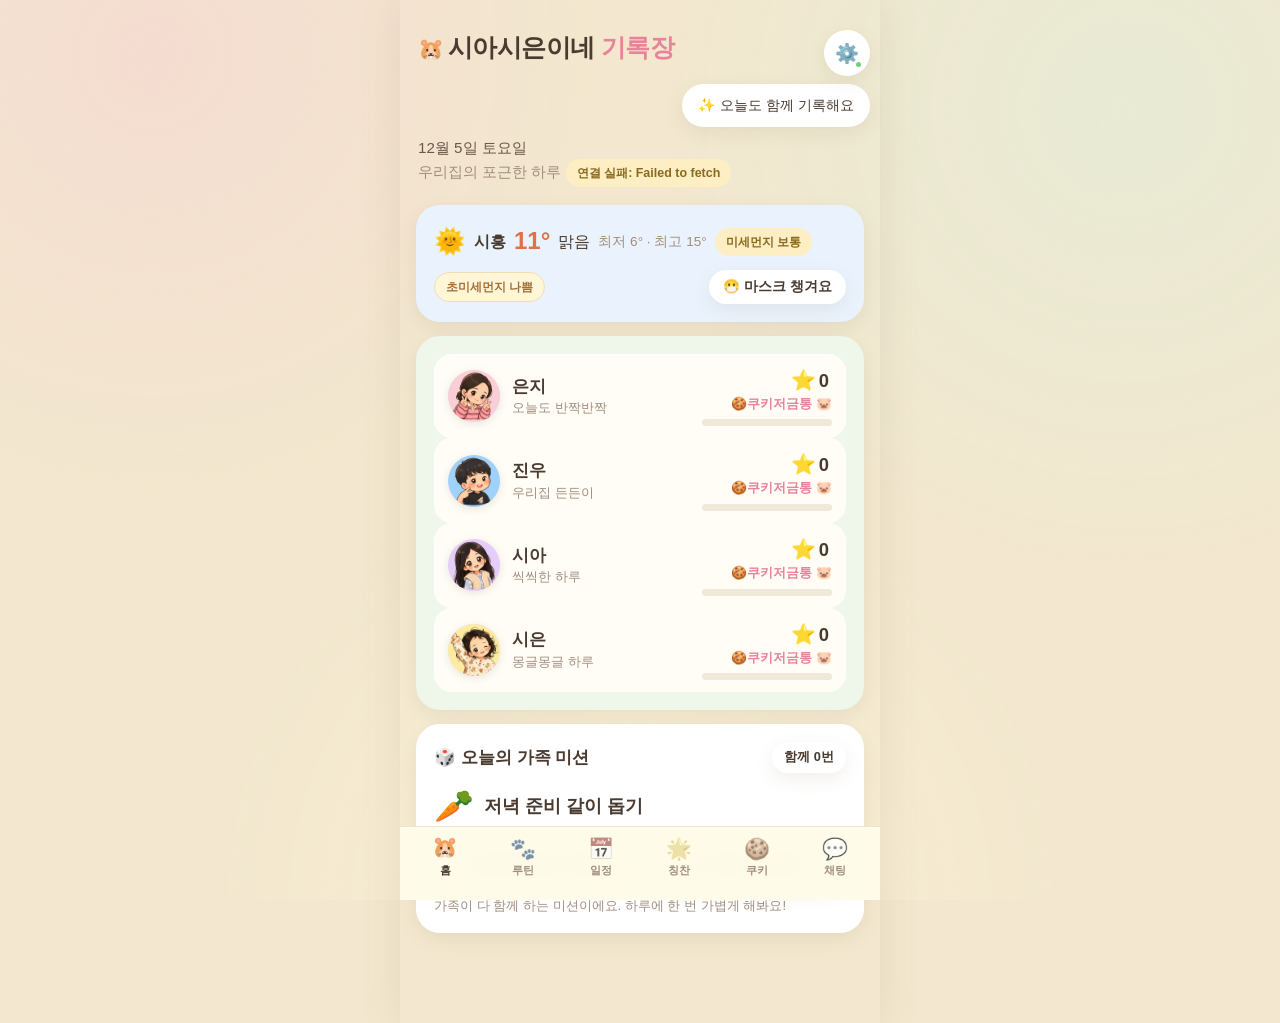
<file: index.html>
<!DOCTYPE html>
<html lang="ko">
<head>
<meta charset="UTF-8">
<meta name="viewport" content="width=device-width, initial-scale=1.0, viewport-fit=cover">
<meta name="apple-mobile-web-app-capable" content="yes">
<meta name="apple-mobile-web-app-status-bar-style" content="default">
<meta name="theme-color" content="#fdf6e3">
<meta name="robots" content="noindex, nofollow">
<title>시아시은이네 기록장</title>
<link rel="stylesheet" href="styles.css">
<link rel="icon" href="assets/avatar-eunji.png">
</head>
<body>
<div id="app">

  <!-- ==================== 홈 ==================== -->
  <section class="view active" id="view-home">
    <header class="home-header">
      <div class="home-header-top">
        <h1 class="app-title"><span class="title-icon">🐹</span>시아시은이네 <em>기록장</em></h1>
        <div class="header-actions">
          <button class="round-btn" id="btn-settings" aria-label="설정">⚙️<span class="dot"></span></button>
          <button class="pill-btn" id="btn-encourage">✨ 오늘도 함께 기록해요</button>
        </div>
      </div>
      <p class="today-line" id="today-line">11월 16일 월요일</p>
      <p class="subtitle">우리집의 포근한 하루 <span class="chip chip-yellow" id="sync-badge">☁️ 연결 확인 중</span></p>
    </header>

    <!-- 날씨 카드 -->
    <div class="card weather-card" id="weather-card">
      <div class="weather-main">
        <span class="weather-icon" id="weather-icon">🌞</span>
        <span class="weather-loc" id="weather-loc">시흥</span>
        <strong class="weather-temp" id="weather-temp">--°</strong>
        <span class="weather-sky" id="weather-sky">맑음</span>
        <span class="weather-minmax" id="weather-minmax">최저 --° · 최고 --°</span>
        <span class="chip chip-yellow" id="weather-dust">미세먼지 보통</span>
      </div>
      <div class="weather-sub">
        <span class="chip chip-orange" id="weather-tip1">초미세먼지 나쁨</span>
        <span class="mask-tip" id="weather-tip2">😷 마스크 챙겨요</span>
      </div>
    </div>

    <!-- 가족 카드 -->
    <div class="card family-card">
      <div id="home-members"></div>
    </div>

    <!-- 오늘의 가족 미션 -->
    <div class="card mission-card">
      <div class="card-head">
        <h2>🎲 오늘의 가족 미션</h2>
        <span class="badge" id="mission-together">함께 0번</span>
      </div>
      <div class="mission-body">
        <span class="mission-emoji" id="mission-emoji">🥕</span>
        <strong class="mission-text" id="mission-text">저녁 준비 같이 돕기</strong>
      </div>
      <div class="btn-row">
        <button class="btn btn-green" id="btn-mission-done">✅ 다 같이 했어요</button>
        <button class="btn btn-white" id="btn-mission-reroll">🔄 다른 미션 뽑기</button>
      </div>
      <p class="hint">가족이 다 함께 하는 미션이에요. 하루에 한 번 가볍게 해봐요!</p>
    </div>
  </section>

  <!-- ==================== 루틴 ==================== -->
  <section class="view" id="view-routine">
    <header class="view-header">
      <h1>📋 루틴 · 도장판</h1>
      <p class="view-sub">매일 매일 씩씩하게!</p>
    </header>
    <div class="chip-row" id="routine-member-chips"></div>
    <div class="card stamp-card">
      <div class="card-head">
        <h2 id="stamp-title">🐰 시아 도장판</h2>
        <span class="badge badge-fire" id="stamp-streak">🔥 0일 연속</span>
      </div>
      <p class="hint" id="stamp-desc"></p>
      <div class="week-row" id="stamp-week"></div>
      <div class="btn-row">
        <span class="chip chip-white" id="stamp-month">이번 달 도장 0개 · 오늘 콕콕</span>
        <button class="btn btn-white" id="btn-stamp-calendar">🗓️ 도장판 달력 보기</button>
      </div>
    </div>
    <div class="card">
      <div class="card-head">
        <h2 id="routine-list-title">🐰 시아의 하루 루틴</h2>
      </div>
      <div id="routine-list"></div>
      <div class="add-row">
        <input type="text" id="routine-input" placeholder="새 루틴을 적어보세요">
        <button class="btn btn-green" id="btn-routine-add">추가</button>
      </div>
    </div>
  </section>

  <!-- ==================== 일정 ==================== -->
  <section class="view" id="view-schedule">
    <header class="view-header">
      <h1>📅 가족 일정</h1>
      <p class="view-sub">우리집 이야기 · 다른 기기에 바로 나타나요</p>
    </header>
    <div class="card">
      <div class="card-head"><h2>➕ 일정 추가</h2></div>
      <div class="add-row">
        <input type="date" id="event-date">
        <input type="text" id="event-title" placeholder="일정 내용">
        <button class="btn btn-green" id="btn-event-add">추가</button>
      </div>
    </div>
    <div class="card">
      <div class="card-head"><h2>🎈 다가오는 일정</h2></div>
      <div id="event-list"></div>
    </div>
  </section>

  <!-- ==================== 칭찬 ==================== -->
  <section class="view" id="view-praise">
    <header class="view-header">
      <h1>🌟 칭찬 · 할 일 · 공부</h1>
      <p class="view-sub">은지·진우·시아·시은이 각자 할 일을 체크해요</p>
    </header>
    <div class="card today-todos">
      <div class="card-head">
        <h2>☑️ 오늘 할 일</h2>
        <span class="chip chip-white">체크하면 쿠키 +<span id="todo-cookie-val">1</span></span>
      </div>
      <div class="chip-row" id="todo-member-chips"></div>
      <div id="todo-list"></div>
      <div class="add-row">
        <input type="text" id="todo-input" placeholder="새 할 일을 적어보세요">
        <button class="btn btn-green" id="btn-todo-add">추가</button>
      </div>
    </div>

    <div class="card study-card">
      <div class="card-head">
        <h2>📚 오늘의 공부 플랜</h2>
        <span class="chip chip-white" id="study-member-chip">시아</span>
      </div>
      <p class="hint">체크 항목마다 정한 쿠키 씩 쏠쏠해요 · 고정 항목은 매일 아침 자동으로 올라와요</p>
      <div class="btn-row">
        <button class="btn btn-white" id="btn-study-settings">⚙️ 고정 항목</button>
        <button class="btn btn-white" id="btn-study-add">＋ 공부 추가</button>
      </div>
      <div class="progress-row">
        <div class="progress"><div class="progress-bar" id="study-progress-bar"></div></div>
        <span class="progress-label" id="study-progress-label">0 / 0 완료</span>
      </div>
      <div id="study-list"></div>
      <div id="study-custom-list"></div>
    </div>

    <div class="card timer-card">
      <div class="card-head"><h2>⏱️ 공부 타이머</h2></div>
      <div class="seg-row">
        <button class="seg active" id="seg-countdown">⏳ 남은 시간</button>
        <button class="seg" id="seg-stopwatch">⏱️ 재는 시간</button>
      </div>
      <p class="hint" id="timer-hint">10분 · 시작을 놀러요</p>
      <div class="timer-display" id="timer-display">10:00</div>
      <div class="btn-row">
        <button class="btn btn-green" id="btn-timer-start">▶ 시작</button>
        <button class="btn btn-white" id="btn-timer-reset">↺ 초기화</button>
      </div>
      <div class="preset-row">
        <button class="chip chip-select preset active" data-min="10">10분</button>
        <button class="chip chip-select preset" data-min="20">20분</button>
        <button class="chip chip-select preset" data-min="30">30분</button>
        <button class="chip chip-select" id="btn-timer-custom">직접</button>
      </div>
    </div>
  </section>

  <!-- ==================== 쿠키 ==================== -->
  <section class="view" id="view-cookie">
    <header class="view-header">
      <h1>🍪 쿠키 뱅크</h1>
      <p class="view-sub">쿠키를 모으면 돈으로 교환해요!</p>
    </header>
    <div class="chip-row" id="cookie-member-chips"></div>
    <div class="card cookie-bank-card">
      <div class="member-head">
        <span class="avatar big" id="cookie-avatar">🐰</span>
        <div>
          <h2 id="cookie-member-name">시아</h2>
          <p class="hint" id="cookie-member-sub"></p>
        </div>
        <span class="money-badge" id="cookie-money">🌙 0원</span>
      </div>
      <div class="cookie-balance-row">
        <span class="cookie-big">🍪</span>
        <div>
          <strong class="cookie-count" id="cookie-count">0</strong>
          <span class="cookie-unit">개</span>
          <p class="hint" id="cookie-progress-hint">50개 모으면 5,000원!</p>
        </div>
      </div>
      <div class="progress"><div class="progress-bar" id="cookie-progress-bar"></div></div>
      <button class="btn btn-exchange" id="btn-exchange">🎁 50쿠키 → 5,000원 교환하기</button>
      <p class="hint" id="exchange-hint"></p>
    </div>
    <div class="card">
      <div class="card-head"><h2>📃 쿠키 모은 기록</h2><span class="badge" id="cookie-today-badge">오늘 +0</span></div>
      <div id="cookie-log"></div>
    </div>
    <div class="card">
      <div class="card-head"><h2>💰 교환 기록</h2></div>
      <div id="exchange-history"></div>
      <p class="hint">교환한 쿠키는 사라지고, 돈이 저금통에 쏙!</p>
    </div>
  </section>

  <!-- ==================== 채팅 ==================== -->
  <section class="view" id="view-chat">
    <header class="view-header">
      <h1>💬 우리 가족 채팅</h1>
      <p class="view-sub">은지·진우·시아·시은이 여기서 이야기해요</p>
    </header>
    <div class="card chat-top-card">
      <div class="chip-row" id="chat-member-chips"></div>
      <button class="btn btn-white lock-btn" id="btn-chat-lock">🔒 이 기기 잠금</button>
      <p class="hint" id="chat-lock-hint">한 번 고르면 이 기기에 기억돼요 · 다음에 또 바꿀 필요 없어요</p>
    </div>
    <div class="chat-scroll" id="chat-messages"></div>
    <div class="chat-input-bar">
      <button class="round-btn" id="btn-sticker-picker">😀</button>
      <input type="text" id="chat-input" placeholder="메시지를 입력하세요">
      <button class="btn btn-green" id="btn-chat-send">보내기</button>
    </div>
    <div class="sticker-sheet hidden" id="sticker-sheet">
      <div class="sticker-grid" id="sticker-grid"></div>
    </div>
  </section>

  <!-- ==================== 하단 탭 ==================== -->
  <nav class="bottom-nav" id="bottom-nav">
    <button class="nav-btn active" data-view="home"><span>🐹</span>홈</button>
    <button class="nav-btn" data-view="routine"><span>🐾</span>루틴</button>
    <button class="nav-btn" data-view="schedule"><span>📅</span>일정</button>
    <button class="nav-btn" data-view="praise"><span>🌟</span>칭찬</button>
    <button class="nav-btn" data-view="cookie"><span>🍪</span>쿠키</button>
    <button class="nav-btn" data-view="chat"><span>💬</span>채팅</button>
  </nav>
</div>

<!-- ==================== 모달: 도장판 달력 ==================== -->
<div class="modal hidden" id="modal-stamp-calendar">
  <div class="modal-card">
    <div class="modal-head">
      <h2 id="stamp-cal-title">🐰 시아의 도장판</h2>
      <button class="round-btn modal-close" data-close="modal-stamp-calendar">✕</button>
    </div>
    <div class="cal-nav">
      <button class="btn btn-white" id="cal-prev">◀</button>
      <strong id="cal-month-label"></strong>
      <button class="btn btn-white" id="cal-next">▶</button>
    </div>
    <div class="cal-grid" id="stamp-cal-grid"></div>
    <p class="hint">쿠키 도장이 찍힌 날은 루틴을 다 끝낸 날이에요.</p>
  </div>
</div>

<!-- ==================== 모달: 공부 고정 항목 ==================== -->
<div class="modal hidden" id="modal-study-settings">
  <div class="modal-card">
    <div class="modal-head">
      <h2>⚙️ 고정 공부 항목</h2>
      <button class="round-btn modal-close" data-close="modal-study-settings">✕</button>
    </div>
    <p class="hint">매일 아침 자동으로 체크판에 올라와요. 쿠키 개수도 정해요.</p>
    <div id="fixed-study-list"></div>
    <div class="add-row">
      <input type="text" id="fixed-study-input" placeholder="예: 독서 20분">
      <input type="number" id="fixed-study-cookies" value="1" min="1" class="num-input">
      <button class="btn btn-green" id="btn-fixed-study-add">추가</button>
    </div>
  </div>
</div>

<!-- ==================== 모달: 설정 ==================== -->
<div class="modal hidden" id="modal-settings">
  <div class="modal-card">
    <div class="modal-head">
      <h2>⚙️ 설정</h2>
      <button class="round-btn modal-close" data-close="modal-settings">✕</button>
    </div>
    <div class="setting-item">
      <label>쿠키 교환 기준 (개)</label>
      <input type="number" id="set-cookie-goal" min="1">
    </div>
    <div class="setting-item">
      <label>교환 금액 (원)</label>
      <input type="number" id="set-exchange-won" min="100" step="100">
    </div>
    <div class="setting-item">
      <label>할 일 1개당 쿠키</label>
      <input type="number" id="set-todo-cookie" min="1">
    </div>
    <div class="setting-item">
      <label>공부 항목 기본 쿠키</label>
      <input type="number" id="set-study-cookie" min="1">
    </div>
    <div class="setting-item firebase-box">
      <label>🔥 Firebase 실시간 동기화</label>
      <p class="hint">여러 폰에서 같은 기록장을 쓰려면 Firebase Realtime Database를 연결해요. 아래에 설정을 붙여넣고 사용 체크를 하면 돼요.</p>
      <textarea id="set-firebase-config" rows="5" placeholder='{
  "databaseURL": "https://내프로젝트.firebaseio.com",
  "apiKey": "..." }'></textarea>
      <label class="check-label"><input type="checkbox" id="set-firebase-enabled"> 사용하기</label>
      <p class="hint" id="sync-status"></p>
    </div>
    <div class="btn-row">
      <button class="btn btn-green" id="btn-save-settings">저장</button>
      <button class="btn btn-white" id="btn-reset-data">🔄 처음부터</button>
    </div>
  </div>
</div>

<div class="toast hidden" id="toast"></div>

<script src="app.js"></script>
</body>
</html>
</file>
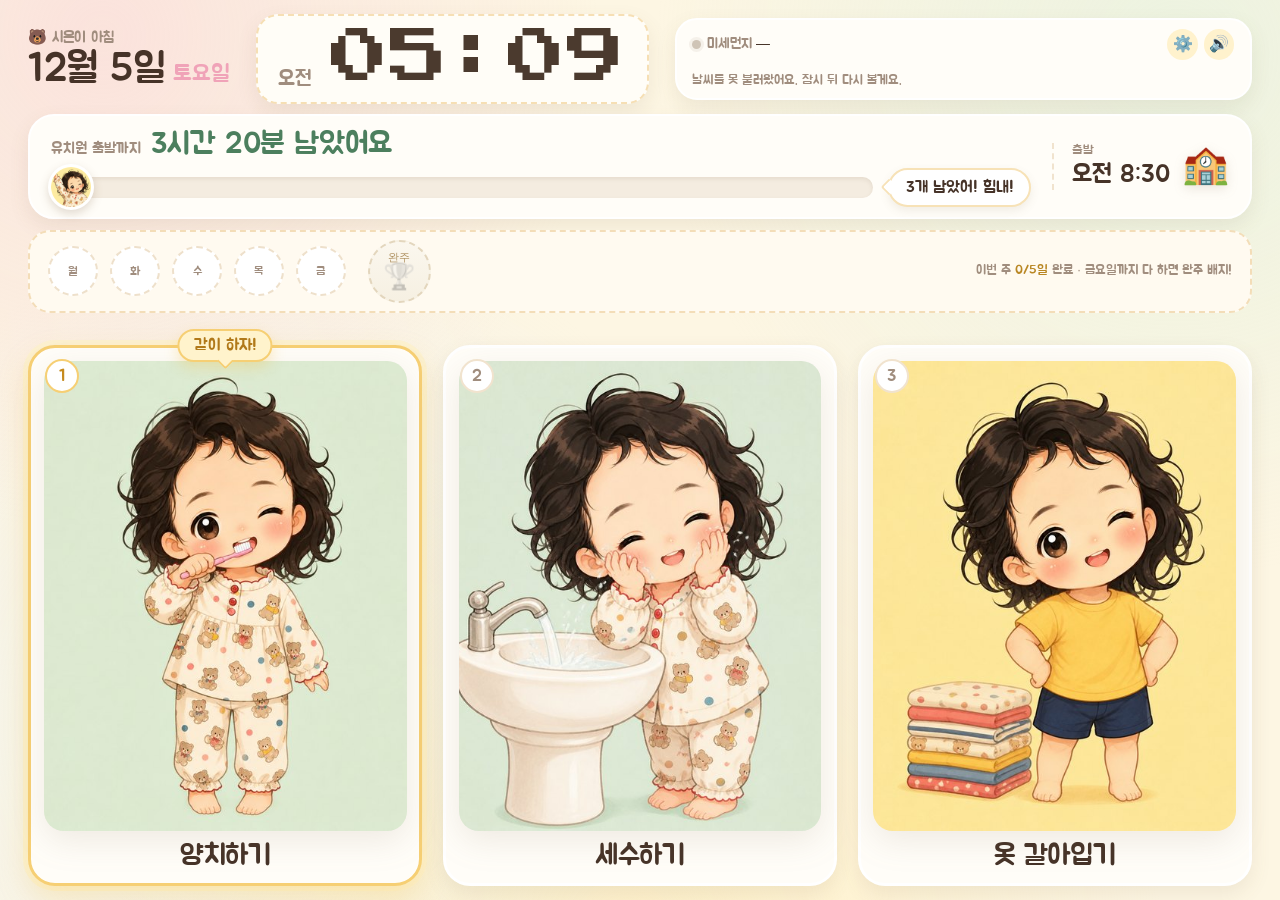
<file: sieun/index.html>
<!DOCTYPE html>
<html lang="ko">
<head>
<meta charset="UTF-8">
<meta name="viewport" content="width=device-width, initial-scale=1.0, viewport-fit=cover">
<meta name="robots" content="noindex, nofollow">
<meta name="apple-mobile-web-app-capable" content="yes">
<meta name="mobile-web-app-capable" content="yes">
<meta name="apple-mobile-web-app-title" content="시은이 아침">
<meta name="theme-color" content="#fdf6e3">
<title>시은이 아침 퀘스트</title>
<link rel="icon" href="assets/avatar-sieun.png">
<link rel="apple-touch-icon" href="assets/avatar-sieun.png">
<link rel="preconnect" href="https://fonts.googleapis.com">
<link rel="preconnect" href="https://fonts.gstatic.com" crossorigin>
<link href="https://fonts.googleapis.com/css2?family=Jua&family=Press+Start+2P&display=swap" rel="stylesheet">
<link rel="stylesheet" href="styles.css">
</head>
<body>

<main class="stage" id="stage">

  <!-- ================= 상단: 날짜 · 시계 · 날씨 ================= -->
  <header class="topbar">
    <div class="date-block">
      <span class="brand">🐻 시은이 아침</span>
      <div class="date-line">
        <strong id="date-main">11월 20일</strong>
        <span id="date-day">금요일</span>
      </div>
    </div>

    <div class="clock-panel">
      <div class="clock" aria-label="현재 시각">
        <span class="ampm" id="ampm">오전</span>
        <span class="time" id="time-text">08:09</span>
      </div>
    </div>

    <aside class="weather" aria-label="오늘과 이번 주 날씨">
      <div class="weather-head">
        <span class="dust" id="dust"><i class="dust-dot"></i><span>미세먼지 <b>—</b></span></span>
        <span class="weather-tools">
          <button class="sound-btn" id="btn-settings" type="button" aria-label="부모님 설정">⚙️</button>
          <button class="sound-btn" id="btn-sound" type="button" aria-label="효과음 켜기/끄기">🔊</button>
        </span>
      </div>
      <div class="week-strip" id="week-strip"></div>
      <p class="tip" id="tip">날씨를 불러오는 중이에요…</p>
    </aside>
  </header>

  <!-- ================= 중단: 출발까지 남은 시간 + 게이지 ================= -->
  <section class="status" aria-label="유치원 출발까지 남은 시간">
    <div class="progress">
      <div class="progress-line">
        <span class="progress-label">유치원 출발까지</span>
        <strong class="progress-time" id="mins">--분 남았어요</strong>
      </div>
      <div class="gauge-row">
        <div class="gauge-track">
          <div class="gauge-fill" id="gauge-fill" style="--p:0"></div>
          <img class="gauge-face" id="gauge-face" src="assets/avatar-sieun.png" alt="" style="--p:0">
        </div>
        <div class="gauge-bubble" id="gauge-bubble">3개 남았어! 힘내!</div>
      </div>
    </div>
    <div class="depart">
      <span class="depart-label">출발</span>
      <strong class="depart-time" id="depart-time">오전 8:30</strong>
      <span class="depart-icon" aria-hidden="true">🏫</span>
    </div>
  </section>

  <!-- ================= 주간 스탬프 + 일주일 완주 배지 ================= -->
  <section class="week-panel" aria-label="이번 주 진행">
    <div class="week-days" id="week-days"></div>
    <p class="week-caption" id="week-caption">이번 주도 힘내!</p>
  </section>

  <!-- ================= 하단: 오늘의 퀘스트 3개 ================= -->
  <section class="quests" id="quests" aria-label="오늘의 아침 퀘스트"></section>

</main>

<!-- ================= 설정 ================= -->
<div class="overlay" id="settings-overlay" hidden>
  <div class="sheet" role="dialog" aria-modal="true" aria-label="설정">
    <div class="sheet-head">
      <h2>⚙️ 설정</h2>
      <button class="icon-btn" id="settings-close" type="button" aria-label="닫기">✕</button>
    </div>

    <label class="row">
      <span class="row-label">유치원 출발 시각</span>
      <input type="time" id="dep-input" value="08:30" step="60">
    </label>

    <div class="row">
      <span class="row-label">효과음</span>
      <button class="toggle" id="mute-toggle" type="button" aria-pressed="true">켜짐 🔊</button>
    </div>

    <div class="row col">
      <span class="row-label">주간 완주 (월~금 5일 모두 완료하면 축하 메시지가 떠요)</span>
      <button class="btn btn-gold" id="cheer-preview-btn" type="button">🏆 일주일 완주 축하 미리보기</button>
      <button class="btn btn-ghost" id="reset-week" type="button">🧹 이번 주 기록 초기화</button>
    </div>

    <p class="sync-note" id="sync-note">☁️ 가족과 연결 확인 중…</p>
  </div>
</div>

<!-- ================= 일주일 완주 축하 ================= -->
<div class="overlay cheer-overlay" id="cheer-overlay" hidden>
  <div class="cheer" role="dialog" aria-modal="true" aria-label="일주일 완주 축하">
    <p class="cheer-kicker" id="cheer-kicker">월요일부터 금요일까지</p>
    <h2 class="cheer-title">🎉 일주일간<br>모든 미션을 완료했어요!</h2>
    <div class="cheer-face-wrap">
      <img class="cheer-face" src="assets/avatar-sieun.png" alt="시은이">
      <span class="cheer-trophy" aria-hidden="true">🏆</span>
    </div>
    <p class="cheer-sub" id="cheer-sub">5일 내내 양치·세수·옷 갈아입기를<br>모두 해냈어. 정말 대단해!</p>
    <button class="btn btn-gold" id="cheer-ok" type="button">최고야! 🏆</button>
  </div>
</div>

<div class="toast" id="toast" hidden></div>

<script src="app.js"></script>
</body>
</html>
</file>
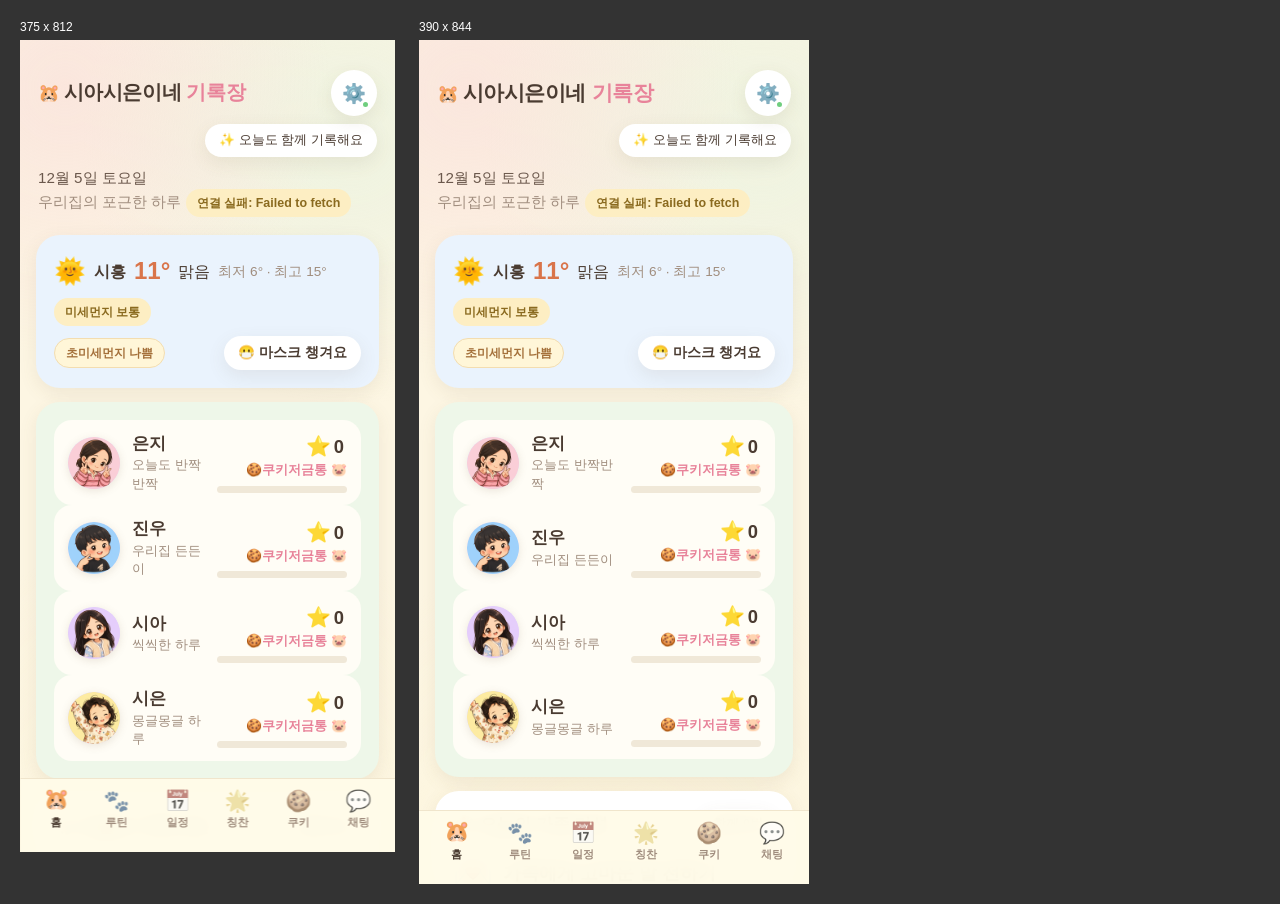
<file: _viewport-check.html>
<!DOCTYPE html>
<html lang="ko">
<head>
<meta charset="utf-8">
<meta name="viewport" content="width=device-width, initial-scale=1.0">
<meta name="robots" content="noindex, nofollow">
<title>viewport check</title>
<style>
  body { margin: 0; background: #333; padding: 20px; font-family: -apple-system, "Apple SD Gothic Neo", sans-serif; color: #fff; }
  .row { display: flex; gap: 24px; align-items: flex-start; }
  figure { margin: 0; }
  figcaption { font-size: 12px; margin-bottom: 6px; }
  iframe { border: 0; display: block; background: #fff; }
</style>
</head>
<body>
<div class="row">
  <figure><figcaption>375 x 812</figcaption><iframe id="f375" src="./index.html" width="375" height="812"></iframe></figure>
  <figure><figcaption>390 x 844</figcaption><iframe id="f390" src="./index.html" width="390" height="844"></iframe></figure>
</div>
</body>
</html>
</file>
<file: styles.css>
/* ============================================================
   우리 가족 기록장 — cozy pastel family dashboard
   mobile-first, max-width 480px on desktop
   ============================================================ */

:root {
  --bg: #fdf6e3;            /* cream ivory */
  --bg-soft: #fffbe9;
  --card: #ffffff;
  --card-green: #eef7e9;
  --card-pink: #fdeef1;
  --card-lav: #f3effc;
  --card-blue: #eaf3fd;
  --card-yellow: #fff6d8;
  --ink: #6b584c;
  --ink-strong: #4a3b31;
  --ink-soft: #a08d7e;
  --pink: #e8839a;
  --pink-soft: #f7c8d3;
  --mint: #8fc79a;
  --mint-soft: #d9efdd;
  --blue: #7fa8e0;
  --blue-soft: #d7e6f9;
  --lav: #b39ddb;
  --lav-soft: #e6def6;
  --yellow: #f2c14e;
  --yellow-soft: #fdeec3;
  --green-btn: #dff0d8;
  --green-ink: #4f7a55;
  --shadow: 0 6px 18px rgba(122, 96, 70, 0.10);
  --radius: 24px;
  --nav-h: 74px;
}

* { box-sizing: border-box; margin: 0; padding: 0; -webkit-tap-highlight-color: transparent; }

html { font-size: 16px; }

body {
  font-family: -apple-system, BlinkMacSystemFont, "Apple SD Gothic Neo", "Pretendard", "Noto Sans KR", "Malgun Gothic", sans-serif;
  background: var(--bg);
  color: var(--ink);
  min-height: 100dvh;
  line-height: 1.45;
}

body::before {
  content: "";
  position: fixed; inset: 0;
  background:
    radial-gradient(circle at 12% 6%, rgba(247, 200, 211, 0.35), transparent 32%),
    radial-gradient(circle at 88% 12%, rgba(217, 239, 221, 0.4), transparent 34%),
    radial-gradient(circle at 50% 100%, rgba(255, 246, 216, 0.6), transparent 40%);
  pointer-events: none;
  z-index: 0;
}

/* 상태바(노치·다이나믹 아일랜드) 영역을 배경색으로 덮어 글자가 시계와 겹치지 않게 */
body::after {
  content: "";
  position: fixed; top: 0; left: 0; right: 0;
  height: env(safe-area-inset-top, 0px);
  background: var(--bg);
  pointer-events: none;
  z-index: 60;
}

#app {
  position: relative;
  z-index: 1;
  max-width: 480px;
  margin: 0 auto;
  min-height: 100dvh;
  padding: env(safe-area-inset-top, 0px) 16px calc(var(--nav-h) + env(safe-area-inset-bottom, 0px) + 16px);
}

/* ---------------- views ---------------- */
.view { display: none; padding-top: 20px; animation: fadeIn .25s ease; }
.view.active { display: block; }
@keyframes fadeIn { from { opacity: 0; transform: translateY(6px); } to { opacity: 1; transform: none; } }

.view-header { margin: 8px 0 14px; }
.view-header h1 { font-size: 1.5rem; color: var(--ink-strong); letter-spacing: -0.02em; }
.view-sub { color: var(--ink-soft); font-size: .9rem; margin-top: 2px; }

/* ---------------- home header ---------------- */
.home-header { padding: 10px 2px 4px; }
.home-header-top { display: flex; justify-content: space-between; align-items: flex-start; gap: 8px; }
.app-title { font-size: 1.55rem; color: var(--ink-strong); letter-spacing: -0.02em; white-space: nowrap; }
.app-title em { font-style: normal; color: var(--pink); }
.title-icon { font-size: 1.3rem; margin-right: 4px; }
.header-actions { display: flex; flex-direction: column; gap: 8px; align-items: flex-end; }
.header-actions > .round-btn { position: relative; }
.today-line { margin-top: 10px; color: var(--ink); font-size: .95rem; }
.subtitle { color: var(--ink-soft); font-size: .95rem; }

/* ---------------- buttons & chips ---------------- */
.round-btn {
  border: none; background: var(--card); border-radius: 999px;
  width: 46px; height: 46px; font-size: 1.2rem; cursor: pointer;
  box-shadow: var(--shadow); display: inline-flex; align-items: center; justify-content: center;
}
.round-btn .dot {
  width: 9px; height: 9px; background: #6fce7e; border-radius: 50%;
  position: absolute; right: 7px; bottom: 7px; border: 2px solid #fff;
}
.pill-btn {
  border: none; background: var(--card); border-radius: 999px; cursor: pointer;
  padding: 12px 16px; font-size: .88rem; color: var(--ink-strong);
  box-shadow: var(--shadow); white-space: nowrap;
}
.btn {
  border: none; border-radius: 16px; cursor: pointer;
  padding: 13px 16px; font-size: .95rem; font-weight: 600;
  font-family: inherit; color: var(--ink-strong); transition: transform .08s ease, filter .15s ease;
}
.btn:active { transform: scale(.97); }
.btn-green { background: var(--green-btn); color: var(--green-ink); }
.btn-white { background: var(--card); box-shadow: var(--shadow); }
.btn-exchange {
  width: 100%; margin-top: 14px; font-size: 1rem; padding: 15px;
  background: linear-gradient(135deg, var(--yellow-soft), var(--pink-soft));
  color: var(--ink-strong); box-shadow: var(--shadow);
}
.btn-exchange:disabled { opacity: .45; cursor: not-allowed; }
.btn-row { display: flex; gap: 10px; margin-top: 12px; }
.btn-row .btn { flex: 1; }

.chip {
  display: inline-flex; align-items: center; gap: 4px;
  border-radius: 999px; padding: 5px 11px; font-size: .78rem; font-weight: 600;
}
.chip-yellow { background: var(--yellow-soft); color: #8a6a1f; }
.chip-orange { background: var(--card-yellow); color: #a4703a; border: 1px solid #f3ddb0; }
.chip-white { background: var(--card); box-shadow: var(--shadow); color: var(--ink-strong); }
.chip-select { cursor: pointer; border: 1.5px solid transparent; }
.chip-select.active { border-color: var(--blue); background: var(--blue-soft); }

.badge {
  background: var(--card); border-radius: 999px; padding: 6px 12px;
  font-size: .8rem; font-weight: 700; box-shadow: var(--shadow); color: var(--ink-strong);
}
.badge-fire { color: #d2721e; }

/* ---------------- cards ---------------- */
.card {
  background: var(--card); border-radius: var(--radius);
  padding: 18px; margin-top: 14px; box-shadow: var(--shadow);
}
.card-head { display: flex; justify-content: space-between; align-items: center; gap: 8px; margin-bottom: 6px; flex-wrap: wrap; }
.card-head h2 { font-size: 1.08rem; color: var(--ink-strong); }
.hint { color: var(--ink-soft); font-size: .82rem; margin-top: 8px; }

/* ---------------- weather ---------------- */
.weather-card { background: var(--card-blue); }
.weather-main { display: flex; align-items: center; gap: 8px; flex-wrap: wrap; }
.weather-icon { font-size: 1.6rem; }
.weather-loc { font-weight: 700; color: var(--ink-strong); }
.weather-temp { font-size: 1.5rem; color: #d9744a; }
.weather-sky { color: var(--ink-strong); }
.weather-minmax { color: var(--ink-soft); font-size: .85rem; }
.weather-sub { display: flex; justify-content: space-between; align-items: center; margin-top: 10px; flex-wrap: wrap; gap: 8px; }
.mask-tip {
  background: var(--card); border-radius: 999px; padding: 7px 14px;
  font-size: .85rem; font-weight: 700; color: var(--ink-strong); box-shadow: var(--shadow);
}

/* ---------------- family member cards ---------------- */
.family-card { background: var(--card-green); display: flex; flex-direction: column; gap: 10px; }
.member-row {
  background: #fffdf6; border-radius: 18px; padding: 12px 14px;
  display: flex; align-items: center; gap: 12px; cursor: pointer;
  transition: transform .08s ease;
}
.member-row:active { transform: scale(.98); }
.avatar {
  width: 52px; height: 52px; border-radius: 50%; object-fit: cover;
  background: var(--lav-soft); box-shadow: 0 2px 8px rgba(122,96,70,.15); flex-shrink: 0;
}
.avatar.big { width: 60px; height: 60px; }
.member-info { flex: 1; min-width: 0; }
.member-name { font-weight: 800; color: var(--ink-strong); font-size: 1.05rem; }
.member-sub { color: var(--ink-soft); font-size: .8rem; }
.member-cookies { text-align: right; }
.cookie-star { font-size: 1.25rem; }
.member-cookies strong { font-size: 1.15rem; color: var(--ink-strong); margin: 0 3px; }
.member-cookies .pig { font-size: .8rem; color: var(--pink); font-weight: 700; display: block; }
.mini-progress { height: 7px; border-radius: 999px; background: #f0e8d8; margin-top: 6px; overflow: hidden; width: 130px; margin-left: auto; }
.mini-progress > div { height: 100%; border-radius: 999px; background: linear-gradient(90deg, var(--yellow), #f2a65e); transition: width .3s ease; }

/* ---------------- mission ---------------- */
.mission-body { display: flex; align-items: center; gap: 10px; margin-top: 10px; }
.mission-emoji { font-size: 2rem; }
.mission-text { font-size: 1.15rem; color: var(--ink-strong); }

/* ---------------- stamp board ---------------- */
.chip-row { display: flex; gap: 8px; overflow-x: auto; padding: 4px 2px; scrollbar-width: none; }
.chip-row::-webkit-scrollbar { display: none; }
.member-chip {
  display: inline-flex; align-items: center; gap: 6px; white-space: nowrap;
  background: var(--card); border: 1.5px solid transparent; border-radius: 999px;
  padding: 6px 14px 6px 6px; font-weight: 700; font-size: .88rem; color: var(--ink-strong);
  cursor: pointer; box-shadow: var(--shadow); flex-shrink: 0;
}
.member-chip img { width: 30px; height: 30px; border-radius: 50%; object-fit: cover; }
.member-chip.active { border-color: var(--blue); background: var(--blue-soft); }
.member-chip.active .chip-img-ring { box-shadow: 0 0 0 3px var(--yellow-soft); }

.stamp-card { background: var(--card-lav); }
.week-row { display: flex; justify-content: space-between; margin: 14px 2px 4px; }
.week-day { display: flex; flex-direction: column; align-items: center; gap: 6px; font-size: .78rem; color: var(--ink-soft); }
.stamp-circle {
  width: 44px; height: 44px; border-radius: 50%;
  border: 2.5px dashed #e2d3b8; background: #fffdf4;
  display: flex; align-items: center; justify-content: center;
  font-size: 1.3rem; overflow: hidden;
}
.stamp-circle.stamped { border: 2.5px solid var(--yellow); background: var(--yellow-soft); animation: pop .3s ease; }
.stamp-circle img { width: 38px; height: 38px; border-radius: 50%; }
.stamp-circle.today { box-shadow: 0 0 0 3px var(--blue-soft); }
@keyframes pop { 0% { transform: scale(.5); } 70% { transform: scale(1.15); } 100% { transform: scale(1); } }

/* ---------------- checklists (routines / todos / study) ---------------- */
.check-list { display: flex; flex-direction: column; }
.check-item {
  display: flex; align-items: center; gap: 12px;
  padding: 13px 2px; border-bottom: 1.5px dashed #eee3cf;
}
.check-item:last-child { border-bottom: none; }
.check-box {
  width: 30px; height: 30px; border-radius: 10px; border: 2.5px solid #d8cbb6;
  background: #fff; cursor: pointer; flex-shrink: 0;
  display: flex; align-items: center; justify-content: center; font-size: 1rem; color: transparent;
  transition: all .15s ease;
}
.check-box.checked { background: #5b9bd5; border-color: #5b9bd5; color: #fff; animation: pop .25s ease; }
.check-box.green.checked { background: #6fce7e; border-color: #6fce7e; }
.check-text { flex: 1; font-weight: 600; color: var(--ink-strong); font-size: .98rem; min-width: 0; overflow-wrap: anywhere; }
.check-item.done .check-text { text-decoration: line-through; color: var(--ink-soft); }
.check-tag {
  background: var(--yellow-soft); color: #8a6a1f; border-radius: 999px;
  padding: 3px 10px; font-size: .75rem; font-weight: 700; white-space: nowrap;
}
.icon-btn {
  border: none; background: var(--card-yellow); border-radius: 14px; cursor: pointer;
  width: 42px; height: 42px; font-size: 1.05rem; flex-shrink: 0;
  box-shadow: var(--shadow); display: inline-flex; align-items: center; justify-content: center;
}
.icon-btn.danger { background: #fbeaea; }
.add-row { display: flex; gap: 8px; margin-top: 12px; }
.add-row input[type="text"], .add-row input[type="date"] {
  flex: 1; min-width: 0; border: 2px solid #eee3cf; border-radius: 14px;
  padding: 12px 14px; font-size: .95rem; font-family: inherit; background: #fffdf6; color: var(--ink-strong);
}
.add-row input:focus { outline: none; border-color: var(--yellow); }
.num-input { width: 74px; border: 2px solid #eee3cf; border-radius: 14px; padding: 12px; font-family: inherit; font-size: .95rem; background: #fffdf6; }

/* member sub-card in todo/study lists */
.member-block {
  border-radius: 18px; padding: 14px; margin-top: 12px;
  border: 1.5px dashed #eee3cf;
}
.member-block-head { display: flex; align-items: center; gap: 10px; margin-bottom: 4px; }
.member-block-head img { width: 44px; height: 44px; border-radius: 50%; object-fit: cover; }
.done-count { color: var(--ink-soft); font-size: .82rem; font-weight: 700; }

/* ---------------- study plan ---------------- */
.study-card { background: var(--card-blue); }
.progress-row { display: flex; align-items: center; gap: 10px; margin: 12px 0 4px; }
.progress { flex: 1; height: 12px; border-radius: 999px; background: #e8e0cf; overflow: hidden; }
.progress-bar { height: 100%; width: 0%; border-radius: 999px; background: #5b9bd5; transition: width .35s ease; }
.progress-label { font-weight: 800; color: #3f6fa8; font-size: .95rem; white-space: nowrap; }

/* ---------------- timer ---------------- */
.timer-card { background: var(--card-yellow); }
.seg-row { display: flex; background: var(--card); border-radius: 999px; padding: 5px; box-shadow: var(--shadow); margin-top: 8px; }
.seg {
  flex: 1; border: none; background: transparent; border-radius: 999px;
  padding: 10px; font-size: .9rem; font-weight: 700; color: var(--ink-soft); cursor: pointer; font-family: inherit;
}
.seg.active { background: var(--blue-soft); color: #3f6fa8; }
.timer-display {
  font-size: 3.4rem; font-weight: 800; color: #3f5578; text-align: left;
  letter-spacing: .02em; margin: 10px 0 4px; font-variant-numeric: tabular-nums;
}
.preset-row { display: flex; gap: 8px; margin-top: 12px; flex-wrap: wrap; }

/* ---------------- events ---------------- */
.event-item {
  display: flex; align-items: center; gap: 12px; padding: 12px 2px;
  border-bottom: 1.5px dashed #eee3cf;
}
.event-item:last-child { border-bottom: none; }
.event-date-chip {
  background: var(--card-pink); color: #b45a74; border-radius: 14px;
  padding: 8px 10px; text-align: center; font-weight: 800; font-size: .8rem; flex-shrink: 0; line-height: 1.3;
}
.event-date-chip .d { font-size: 1.05rem; }
.event-text { flex: 1; font-weight: 600; color: var(--ink-strong); overflow-wrap: anywhere; }
.empty-note { color: var(--ink-soft); font-size: .88rem; padding: 14px 0; text-align: center; }

/* ---------------- cookie bank ---------------- */
.cookie-bank-card { background: linear-gradient(150deg, #fdf3d8, #fdeef1); }
.member-head { display: flex; align-items: center; gap: 12px; }
.member-head h2 { font-size: 1.25rem; color: var(--ink-strong); }
.money-badge {
  margin-left: auto; background: var(--card); border-radius: 999px; padding: 9px 14px;
  font-weight: 800; color: #8a6a1f; box-shadow: var(--shadow); white-space: nowrap;
}
.cookie-balance-row { display: flex; align-items: center; gap: 14px; margin: 16px 0 10px; }
.cookie-big { font-size: 3rem; }
.cookie-count { font-size: 2.2rem; color: var(--ink-strong); }
.cookie-unit { font-size: 1.1rem; color: var(--ink-soft); font-weight: 700; }
.cookie-log-item, .exchange-item {
  display: flex; align-items: center; gap: 10px; padding: 11px 2px;
  border-bottom: 1.5px dashed #eee3cf; font-size: .92rem;
}
.cookie-log-item:last-child, .exchange-item:last-child { border-bottom: none; }
.log-date { color: var(--ink-soft); font-size: .8rem; width: 82px; flex-shrink: 0; }
.log-text { flex: 1; font-weight: 600; color: var(--ink-strong); min-width: 0; overflow-wrap: anywhere; }
.log-amount { font-weight: 800; color: #d2721e; white-space: nowrap; }
.log-amount.plus { color: #4f7a55; }

/* ---------------- chat ---------------- */
.chat-top-card { background: var(--card-blue); padding-bottom: 12px; }
.lock-btn { margin-top: 12px; width: 100%; }
#view-chat { display: none; flex-direction: column; min-height: 0; }
#view-chat.active { display: flex; }
.chat-scroll {
  flex: 1; overflow-y: auto; padding: 6px 2px 10px; display: flex; flex-direction: column; gap: 4px;
  min-height: 200px;
}
.chat-row { display: flex; gap: 8px; margin-top: 10px; align-items: flex-end; }
.chat-row.mine { flex-direction: row-reverse; }
.chat-row img { width: 40px; height: 40px; border-radius: 50%; object-fit: cover; flex-shrink: 0; }
.chat-col { display: flex; flex-direction: column; gap: 3px; max-width: 76%; min-width: 0; }
.chat-row.mine .chat-col { align-items: flex-end; }
.chat-name-time { font-size: .75rem; color: var(--ink-soft); padding: 0 4px; }
.bubble {
  background: var(--card); border-radius: 20px; padding: 11px 15px;
  font-size: .96rem; color: var(--ink-strong); box-shadow: var(--shadow);
  overflow-wrap: anywhere; white-space: pre-wrap;
}
.chat-row.mine .bubble { background: var(--blue-soft); }
.bubble.sticker { font-size: 3.4rem; background: transparent; box-shadow: none; padding: 2px 6px; line-height: 1.1; }
.bubble-actions { display: flex; gap: 6px; margin-top: 2px; }
.react-btn, .del-btn {
  border: none; background: var(--card); border-radius: 999px; cursor: pointer;
  padding: 5px 12px; font-size: .9rem; box-shadow: var(--shadow);
}
.react-btn.reacted { background: #fdecec; }
.react-count { font-weight: 700; color: #c0564f; margin-left: 3px; }
.chat-input-bar {
  display: flex; gap: 8px; padding: 10px 0 4px; align-items: center;
  position: sticky; bottom: 0; background: linear-gradient(transparent, var(--bg) 30%);
}
.chat-input-bar input {
  flex: 1; min-width: 0; border: 2px solid #eee3cf; border-radius: 999px;
  padding: 13px 18px; font-size: .95rem; font-family: inherit; background: var(--card); color: var(--ink-strong);
}
.chat-input-bar input:focus { outline: none; border-color: var(--blue); }
.chat-input-bar .btn { border-radius: 999px; padding: 13px 20px; }
.sticker-sheet {
  position: sticky; bottom: 0; background: var(--card); border-radius: 22px 22px 0 0;
  box-shadow: 0 -8px 24px rgba(122,96,70,.15); padding: 14px; margin-top: 6px;
}
.sticker-grid { display: grid; grid-template-columns: repeat(6, 1fr); gap: 6px; }
.sticker-grid button {
  border: none; background: var(--bg-soft); border-radius: 16px; font-size: 1.7rem;
  padding: 8px 0; cursor: pointer; transition: transform .1s ease;
}
.sticker-grid button:active { transform: scale(1.2); }
.hidden { display: none !important; }

/* ---------------- bottom nav ---------------- */
.bottom-nav {
  position: fixed; bottom: 0; left: 50%; transform: translateX(-50%);
  width: 100%; max-width: 480px; height: calc(var(--nav-h) + env(safe-area-inset-bottom, 0px));
  padding: 8px 6px env(safe-area-inset-bottom, 0px);
  background: rgba(255, 251, 233, 0.96); backdrop-filter: blur(10px);
  border-top: 1.5px solid #f0e5cc; z-index: 50;
  display: flex; justify-content: space-around; align-items: flex-start;
}
.nav-btn {
  border: none; background: transparent; cursor: pointer; font-family: inherit;
  display: flex; flex-direction: column; align-items: center; gap: 2px;
  font-size: .7rem; font-weight: 700; color: var(--ink-soft); flex: 1 1 0; min-width: 0; padding: 2px 0;
  white-space: nowrap;
}
.nav-btn span { font-size: 1.3rem; line-height: 1.15; filter: grayscale(.55); opacity: .7; transition: all .15s ease; }
.nav-btn.active { color: var(--ink-strong); }
.nav-btn.active span { filter: none; opacity: 1; transform: translateY(-2px); }

/* ---------------- modal ---------------- */
.modal {
  position: fixed; inset: 0; background: rgba(80, 62, 47, 0.4); z-index: 100;
  display: flex; align-items: flex-end; justify-content: center;
}
.modal-card {
  background: var(--bg-soft); width: 100%; max-width: 480px;
  border-radius: 28px 28px 0 0; padding: 22px 20px calc(20px + env(safe-area-inset-bottom, 0px));
  max-height: 86dvh; overflow-y: auto; animation: slideUp .25s ease;
}
@keyframes slideUp { from { transform: translateY(40px); opacity: 0; } to { transform: none; opacity: 1; } }
.modal-head { display: flex; justify-content: space-between; align-items: center; margin-bottom: 12px; }
.modal-head h2 { font-size: 1.2rem; color: var(--ink-strong); }
.cal-nav { display: flex; justify-content: space-between; align-items: center; margin: 10px 0; }
.cal-nav .btn { padding: 8px 16px; }
.cal-grid { display: grid; grid-template-columns: repeat(7, 1fr); gap: 6px; }
.cal-dow { text-align: center; font-size: .75rem; color: var(--ink-soft); font-weight: 700; padding: 4px 0; }
.cal-cell {
  aspect-ratio: 1; border-radius: 50%; border: 2px dashed #e2d3b8; background: #fffdf4;
  display: flex; align-items: center; justify-content: center; font-size: .8rem; color: var(--ink-soft);
  overflow: hidden;
}
.cal-cell.stamped { border: 2px solid var(--yellow); background: var(--yellow-soft); color: var(--ink-strong); font-weight: 800; }
.cal-cell img { width: 80%; height: 80%; border-radius: 50%; object-fit: cover; }
.cal-cell.blank { border: none; background: transparent; }

/* ---------------- settings ---------------- */
.setting-item { margin-top: 14px; }
.setting-item label { display: block; font-weight: 700; color: var(--ink-strong); font-size: .92rem; margin-bottom: 6px; }
.setting-item input[type="number"], .setting-item textarea {
  width: 100%; border: 2px solid #eee3cf; border-radius: 14px; background: #fffdf6;
  padding: 12px 14px; font-family: inherit; font-size: .95rem; color: var(--ink-strong);
}
.setting-item textarea { font-family: ui-monospace, monospace; font-size: .8rem; }
.setting-item input:focus, .setting-item textarea:focus { outline: none; border-color: var(--yellow); }
.firebase-box { background: var(--card-blue); border-radius: 18px; padding: 14px; }
.check-label { display: flex; align-items: center; gap: 8px; margin-top: 10px; font-weight: 700; }
.check-label input { width: 20px; height: 20px; accent-color: var(--blue); }

/* ---------------- toast ---------------- */
.toast {
  position: fixed; left: 50%; bottom: calc(var(--nav-h) + env(safe-area-inset-bottom, 0px) + 20px);
  transform: translateX(-50%); background: rgba(74, 59, 49, 0.92); color: #fff;
  border-radius: 999px; padding: 12px 22px; font-size: .9rem; font-weight: 700;
  z-index: 200; box-shadow: var(--shadow); animation: fadeIn .2s ease; white-space: nowrap;
}

/* ---------------- 좁은 폰: 제목이 한 줄로 ---------------- */
@media (max-width: 519px) {
  /* 제목이 길어져도 한 줄 유지: 안내 필은 다음 줄로 내려요 */
  .home-header-top { flex-wrap: wrap; row-gap: 8px; align-items: center; }
  .header-actions { display: contents; }
  .app-title { font-size: clamp(1.06rem, 5.4vw, 1.55rem); }
  .title-icon { font-size: 1.1rem; }
  .pill-btn { margin-left: auto; padding: 8px 14px; font-size: .8rem; }
}

/* ---------------- desktop / wide ---------------- */
@media (min-width: 520px) {
  body { background: #f3e8cf; }
  #app { box-shadow: 0 0 40px rgba(122, 96, 70, 0.12); }
  .modal { align-items: center; }
  .modal-card { border-radius: 28px; margin-bottom: 20px; }
}
</file>
<file: sieun/styles.css>
/* ============================================================
   시은이 아침 퀘스트 — kids morning dashboard (tablet landscape)
   ============================================================ */

:root {
  --bg: #fdf6e3;
  --card: #fffdf8;
  --ink: #5f4c40;
  --ink-strong: #463328;
  --ink-soft: #a08d7e;
  --pink: #f0a3b8;
  --pink-soft: #fde4ec;
  --mint: #6fbf87;
  --mint-soft: #e4f5e7;
  --blue: #79a9df;
  --blue-soft: #e1eefc;
  --yellow: #f3bf45;
  --yellow-soft: #fff2cd;
  --line: #f1e3ce;
  --shadow: 0 8px 20px rgba(122, 96, 70, 0.10);
  --shadow-lg: 0 18px 42px rgba(122, 96, 70, 0.18);
  --font: "Jua", "Apple SD Gothic Neo", "Pretendard", "Noto Sans KR", "Malgun Gothic", sans-serif;
}

* { box-sizing: border-box; margin: 0; padding: 0; -webkit-tap-highlight-color: transparent; }

html, body { height: 100%; }

body {
  font-family: var(--font);
  color: var(--ink-strong);
  background: var(--bg);
  overflow-x: hidden;
  overflow-y: auto;
  -webkit-font-smoothing: antialiased;
  user-select: none;
}

body::before {
  content: "";
  position: fixed;
  inset: 0;
  background:
    radial-gradient(circle at 8% 4%, rgba(247, 200, 211, 0.42), transparent 34%),
    radial-gradient(circle at 92% 6%, rgba(217, 239, 221, 0.48), transparent 36%),
    radial-gradient(circle at 50% 104%, rgba(255, 238, 190, 0.7), transparent 46%),
    radial-gradient(circle at 22% 80%, rgba(225, 238, 252, 0.5), transparent 40%);
  pointer-events: none;
  z-index: 0;
}

/* ==================== layout ==================== */

.stage {
  position: relative;
  z-index: 1;
  height: 100dvh;
  max-width: 1600px;
  margin: 0 auto;
  padding: clamp(10px, 1.6vh, 18px) clamp(14px, 2.2vw, 30px);
  display: grid;
  grid-template-rows: auto auto auto minmax(0, 1fr);
  gap: clamp(8px, 1.15vh, 15px);
}

/* ==================== top bar ==================== */

.topbar {
  display: grid;
  grid-template-columns: minmax(160px, auto) auto minmax(330px, 1fr);
  align-items: center;
  gap: clamp(12px, 2vw, 30px);
  min-height: 0;
}

.date-block { display: flex; flex-direction: column; gap: 2px; }

.brand {
  font-size: clamp(12px, 1.7vh, 15px);
  color: var(--ink-soft);
  letter-spacing: -0.2px;
}

.date-line { display: flex; align-items: baseline; gap: 8px; flex-wrap: wrap; }
.date-line strong {
  font-size: clamp(26px, 4.4vh, 40px);
  font-weight: 400;
  line-height: 1.05;
  letter-spacing: -0.5px;
}
.date-line span {
  font-size: clamp(16px, 2.6vh, 24px);
  color: var(--pink);
}

/* --- pixel / LCD clock --- */
.clock-panel {
  background: #fffdf7;
  border: 2px dashed #f6dfb4;
  border-radius: 22px;
  padding: clamp(6px, 1vh, 10px) clamp(12px, 1.6vw, 22px);
  box-shadow: var(--shadow);
  display: flex;
  justify-content: center;
}

.clock {
  display: flex;
  align-items: flex-end;
  justify-content: center;
  gap: .32em;
  font-size: clamp(30px, 6.6vh, 58px);
  line-height: 1;
  color: #4b3a2e;
}

.clock .time {
  font-family: "Press Start 2P", ui-monospace, "SFMono-Regular", Menlo, monospace;
  font-size: 1em;
  letter-spacing: .02em;
  line-height: 1.16;
  color: #4b3a2e;
}

.ampm {
  font-family: var(--font);
  font-size: .36em;
  color: var(--ink-soft);
  margin-bottom: .12em;
}

/* --- weather --- */
.weather {
  background: var(--card);
  border-radius: 22px;
  padding: clamp(6px, 1vh, 10px) clamp(10px, 1.2vw, 16px);
  box-shadow: var(--shadow);
  border: 2px solid #fff;
  min-width: 0;
}

.weather-tools { display: inline-flex; gap: 6px; align-items: center; }

.weather-head {
  display: flex;
  align-items: center;
  justify-content: space-between;
  gap: 10px;
  margin-bottom: 4px;
}

.dust {
  display: inline-flex;
  align-items: center;
  gap: 6px;
  font-size: clamp(11px, 1.55vh, 14px);
  color: var(--ink-soft);
  white-space: nowrap;
}
.dust b { color: var(--ink-strong); font-weight: 400; }
.dust-dot {
  width: 9px; height: 9px; border-radius: 50%;
  background: #cfc4b6;
  box-shadow: 0 0 0 3px rgba(207, 196, 182, .22);
}
.dust[data-grade="good"] .dust-dot { background: #5bbd7d; box-shadow: 0 0 0 3px rgba(91,189,125,.2); }
.dust[data-grade="normal"] .dust-dot { background: #6fa8dc; box-shadow: 0 0 0 3px rgba(111,168,220,.2); }
.dust[data-grade="bad"] .dust-dot { background: #ef9f5a; box-shadow: 0 0 0 3px rgba(239,159,90,.22); }
.dust[data-grade="worst"] .dust-dot { background: #e06b6b; box-shadow: 0 0 0 3px rgba(224,107,107,.22); }

.sound-btn {
  border: 0;
  background: var(--yellow-soft);
  border-radius: 999px;
  width: clamp(26px, 3.4vh, 32px);
  height: clamp(26px, 3.4vh, 32px);
  font-size: clamp(13px, 1.8vh, 16px);
  line-height: 1;
  cursor: pointer;
  color: var(--ink);
  flex: none;
}
.sound-btn[data-muted="true"] { background: #f2ebe0; opacity: .75; }

.week-strip {
  display: grid;
  grid-template-columns: repeat(7, minmax(0, 1fr));
  gap: 2px;
  padding: 4px 0 2px;
}

.wc {
  display: flex;
  flex-direction: column;
  align-items: center;
  gap: 1px;
  padding: 3px 1px;
  border-radius: 10px;
  min-width: 0;
}
.wc.today { background: var(--yellow-soft); }
.wc-day { font-size: clamp(9px, 1.25vh, 11px); color: var(--ink-soft); line-height: 1.1; }
.wc.today .wc-day { color: #c58a1e; }
.wc-icon { font-size: clamp(12px, 1.9vh, 16px); line-height: 1.1; }
.wc-temp { font-size: clamp(9px, 1.2vh, 11px); color: var(--ink); white-space: nowrap; line-height: 1.15; }
.wc-temp i { font-style: normal; color: #9bb7d6; }

.tip {
  font-size: clamp(10.5px, 1.5vh, 13px);
  color: var(--ink-soft);
  line-height: 1.35;
  margin-top: 2px;
  overflow: hidden;
  text-overflow: ellipsis;
  display: -webkit-box;
  -webkit-line-clamp: 2;
  -webkit-box-orient: vertical;
}

/* ==================== status (출발까지) ==================== */

.status {
  display: grid;
  grid-template-columns: minmax(0, 1fr) auto;
  align-items: center;
  gap: clamp(10px, 1.6vw, 22px);
  background: var(--card);
  border: 2px solid #fff;
  border-radius: 26px;
  padding: clamp(8px, 1.2vh, 14px) clamp(14px, 1.6vw, 22px);
  box-shadow: var(--shadow);
  min-height: 0;
}

.progress { min-width: 0; }

.progress-line {
  display: flex;
  align-items: baseline;
  gap: 10px;
  flex-wrap: wrap;
}

.progress-label {
  font-size: clamp(12px, 1.7vh, 15px);
  color: var(--ink-soft);
}

.progress-time {
  font-size: clamp(21px, 3.3vh, 34px);
  font-weight: 400;
  color: #4c7f5e;
  letter-spacing: -0.2px;
  line-height: 1.15;
}
.progress-time.late { color: #c98a4a; }

.gauge-row {
  display: flex;
  align-items: center;
  gap: clamp(8px, 1.2vw, 16px);
  margin-top: clamp(4px, .8vh, 8px);
}

.gauge-track {
  position: relative;
  flex: 1 1 auto;
  height: clamp(16px, 2.3vh, 24px);
  background: #f4ece0;
  border-radius: 999px;
  box-shadow: inset 0 2px 4px rgba(122, 96, 70, .12);
}

.gauge-fill {
  position: absolute;
  inset: 0 auto 0 0;
  width: calc(var(--p) * 1%);
  border-radius: 999px;
  background: linear-gradient(90deg, #a8dbb4, #6fbf87 60%, #5fb37a);
  box-shadow: 0 2px 6px rgba(95, 179, 122, .35);
  transition: width .55s cubic-bezier(.3, 1.2, .5, 1);
  min-width: 0;
}
.gauge-fill::after {
  content: "";
  position: absolute;
  inset: 2px 3px auto 3px;
  height: 35%;
  border-radius: 999px;
  background: rgba(255, 255, 255, .45);
}

.gauge-face {
  position: absolute;
  top: 50%;
  left: calc(20px + (100% - 40px) * var(--p) / 100);
  width: clamp(34px, 5.2vh, 46px);
  height: clamp(34px, 5.2vh, 46px);
  border-radius: 50%;
  border: 3px solid #fff;
  box-shadow: 0 4px 10px rgba(122, 96, 70, .22);
  transform: translate(-50%, -50%);
  background: #fff8dc;
  transition: left .55s cubic-bezier(.3, 1.2, .5, 1);
  object-fit: cover;
}

.gauge-bubble {
  flex: none;
  position: relative;
  background: #fff;
  border: 2px solid #f7e2b7;
  border-radius: 999px;
  padding: clamp(5px, .8vh, 8px) clamp(10px, 1.2vw, 16px);
  font-size: clamp(12px, 1.8vh, 16px);
  color: var(--ink-strong);
  white-space: nowrap;
  box-shadow: 0 4px 10px rgba(122, 96, 70, .1);
  animation: bubbleFloat 2.6s ease-in-out infinite;
}
.gauge-bubble::before {
  content: "";
  position: absolute;
  left: -7px;
  top: 50%;
  width: 10px;
  height: 10px;
  background: #fff;
  border-left: 2px solid #f7e2b7;
  border-bottom: 2px solid #f7e2b7;
  transform: translateY(-50%) rotate(45deg);
  border-radius: 0 0 0 3px;
}
.gauge-bubble.all-done { border-color: #b9e3c4; background: #f2fbf4; color: #3f7a55; }

@keyframes bubbleFloat {
  0%, 100% { transform: translateY(0); }
  50% { transform: translateY(-3px); }
}

.depart {
  display: grid;
  grid-template-columns: auto auto;
  grid-template-areas: "label icon" "time icon";
  align-items: center;
  column-gap: clamp(8px, 1vw, 14px);
  row-gap: 0;
  padding-left: clamp(10px, 1.4vw, 20px);
  border-left: 2px dashed var(--line);
}
.depart-label { grid-area: label; font-size: clamp(11px, 1.5vh, 13px); color: var(--ink-soft); }
.depart-time { grid-area: time; font-size: clamp(18px, 2.8vh, 27px); font-weight: 400; white-space: nowrap; }
.depart-icon {
  grid-area: icon;
  font-size: clamp(26px, 4.2vh, 40px);
  line-height: 1;
  filter: drop-shadow(0 3px 6px rgba(122, 96, 70, .16));
}

/* ==================== week panel ==================== */

.week-panel {
  display: flex;
  align-items: center;
  gap: clamp(10px, 1.6vw, 22px);
  background: #fffaf0;
  border: 2px dashed #f3ddb8;
  border-radius: 22px;
  padding: clamp(6px, .9vh, 10px) clamp(12px, 1.4vw, 20px);
  min-height: 0;
}

.week-days {
  display: flex;
  align-items: center;
  gap: clamp(6px, .9vw, 14px);
  flex: 1 1 auto;
  min-width: 0;
}

.wday {
  position: relative;
  width: clamp(40px, 5.6vh, 52px);
  height: clamp(40px, 5.6vh, 52px);
  border-radius: 50%;
  background: #fff;
  border: 2px dashed #eee0cb;
  display: flex;
  flex-direction: column;
  align-items: center;
  justify-content: center;
  gap: 0;
  flex: none;
  color: var(--ink-soft);
  transition: all .25s ease;
}
.wday .wday-name { font-size: clamp(10px, 1.35vh, 12px); line-height: 1; }
.wday .wday-mark { font-size: clamp(13px, 1.9vh, 17px); line-height: 1.1; }

.wday.future { opacity: .55; }
.wday.partial { background: #fff8e8; border: 2px solid #f6dfae; color: #c99a3f; }
.wday.full {
  background: linear-gradient(#f2fbf3, #dff2e3);
  border: 2px solid #a9dcb7;
  color: #43875b;
}
.wday.full .wday-mark { animation: stampIn .45s cubic-bezier(.2, 1.6, .4, 1); }
.wday.today { box-shadow: 0 0 0 3px #fde7a8; }
.wday.today .wday-name { color: #c58a1e; }

.wday.trophy {
  width: clamp(52px, 7vh, 66px);
  height: clamp(52px, 7vh, 66px);
  background: linear-gradient(#fbf7ee, #f6f0e2);
  border: 2px dashed #e3d6bd;
  margin-left: clamp(4px, .8vw, 12px);
}
.wday.trophy .wday-name { color: #b09364; font-size: clamp(9px, 1.2vh, 11px); }
.wday.trophy .wday-mark {
  font-size: clamp(19px, 2.9vh, 26px);
  filter: grayscale(1) opacity(.35);
  transition: filter .3s ease;
}
.wday.trophy.done {
  background: linear-gradient(#fff6d9, #ffe7a8);
  border: 2px solid #f0c45c;
  box-shadow: 0 0 0 4px rgba(246, 196, 83, .25), 0 6px 16px rgba(243, 191, 69, .35);
  animation: trophyPop .6s cubic-bezier(.2, 1.5, .4, 1);
}
.wday.trophy.done .wday-name { color: #b1791a; }
.wday.trophy.done .wday-mark { filter: none; animation: giftBounce 2s ease-in-out infinite; }

@keyframes trophyPop {
  0% { transform: scale(.6) rotate(-12deg); }
  60% { transform: scale(1.12) rotate(4deg); }
  100% { transform: scale(1); }
}

.week-caption {
  font-size: clamp(10.5px, 1.5vh, 13px);
  color: var(--ink-soft);
  text-align: right;
  line-height: 1.3;
  max-width: 34ch;
  flex: none;
}
.week-caption b { color: #b98724; font-weight: 400; }

/* ==================== quests ==================== */

.quests {
  padding-top: clamp(18px, 2.4vh, 24px);
  display: grid;
  grid-template-columns: repeat(3, minmax(0, 1fr));
  gap: clamp(12px, 1.6vw, 22px);
  min-height: 0;
}

.quest {
  position: relative;
  display: flex;
  flex-direction: column;
  align-items: center;
  padding: clamp(10px, 1.5vh, 18px) clamp(8px, 1vw, 14px) clamp(6px, 1vh, 12px);
  background: var(--card);
  border: 3px solid #fff;
  border-radius: clamp(22px, 3vh, 32px);
  box-shadow: var(--shadow);
  cursor: pointer;
  min-height: 0;
  font-family: var(--font);
  color: inherit;
  transition: transform .16s ease, box-shadow .2s ease, border-color .2s ease, background .3s ease;
  overflow: visible;
}
.quest:active { transform: scale(.985); }

.quest.next {
  border-color: #f6cf74;
  box-shadow: 0 14px 30px rgba(243, 191, 69, .26), 0 0 0 5px rgba(253, 242, 205, .75);
}
.quest.done {
  background: linear-gradient(180deg, #f3fbf4, #e2f4e6);
  border-color: #b7e2c3;
}
.quest.just-done { animation: cardPop .5s ease; }
@keyframes cardPop {
  0% { transform: scale(1); }
  40% { transform: scale(1.035); }
  100% { transform: scale(1); }
}

.q-num {
  position: absolute;
  top: clamp(8px, 1.2vh, 14px);
  left: clamp(8px, 1.1vw, 16px);
  width: clamp(26px, 3.8vh, 34px);
  height: clamp(26px, 3.8vh, 34px);
  border-radius: 50%;
  background: #fff;
  border: 2px solid var(--line);
  display: grid;
  place-items: center;
  font-size: clamp(13px, 1.9vh, 17px);
  color: var(--ink-soft);
  z-index: 3;
}
.quest.next .q-num { border-color: #f6cf74; color: #c58a1e; }

.q-img {
  flex: 1 1 auto;
  min-height: 0;
  width: 100%;
  object-fit: cover;
  border-radius: clamp(14px, 2.2vh, 22px);
  filter: drop-shadow(0 10px 16px rgba(122, 96, 70, .12));
  transition: filter .35s ease, transform .35s ease, opacity .35s ease;
  pointer-events: none;
}
.quest.done .q-img { filter: grayscale(.28) opacity(.62); transform: none; }

.q-title {
  margin-top: clamp(4px, .8vh, 10px);
  font-size: clamp(19px, 3.1vh, 33px);
  color: var(--ink-strong);
  letter-spacing: -0.3px;
  text-align: center;
  flex: none;
}
.quest.done .q-title { color: #4a8b62; }

.q-check {
  position: absolute;
  inset: 0;
  display: grid;
  place-items: center;
  opacity: 0;
  transform: scale(.35);
  pointer-events: none;
  transition: opacity .2s ease, transform .2s ease;
  z-index: 2;
}
.q-check span {
  width: clamp(72px, 12vh, 112px);
  height: clamp(72px, 12vh, 112px);
  border-radius: 26%;
  background: linear-gradient(145deg, #7fd096, #4faa6e);
  box-shadow: 0 14px 26px rgba(79, 170, 110, .38), inset 0 -6px 0 rgba(0, 0, 0, .08);
  display: grid;
  place-items: center;
}
.q-check svg { width: 58%; height: 58%; }
.q-check svg path {
  stroke: #fff;
  stroke-width: 4;
  stroke-linecap: round;
  stroke-linejoin: round;
  fill: none;
  stroke-dasharray: 40;
  stroke-dashoffset: 40;
}
.quest.done .q-check { opacity: 1; transform: scale(1); }
.quest.done .q-check svg path { animation: drawCheck .45s .12s ease forwards; }
@keyframes drawCheck { to { stroke-dashoffset: 0; } }

.q-bubble {
  position: absolute;
  top: clamp(-19px, -2.1vh, -12px);
  left: 50%;
  transform: translateX(-50%);
  background: #fff3cc;
  border: 2px solid #f6cf74;
  color: #b1791a;
  border-radius: 999px;
  padding: clamp(3px, .5vh, 6px) clamp(10px, 1.1vw, 15px);
  font-size: clamp(12px, 1.75vh, 16px);
  white-space: nowrap;
  box-shadow: 0 6px 14px rgba(243, 191, 69, .3);
  z-index: 4;
  animation: bubbleFloat 2s ease-in-out infinite;
  display: none;
}
.quest.next .q-bubble { display: block; }
.q-bubble::after {
  content: "";
  position: absolute;
  bottom: -7px;
  left: 50%;
  width: 10px;
  height: 10px;
  background: #fff3cc;
  border-right: 2px solid #f6cf74;
  border-bottom: 2px solid #f6cf74;
  transform: translateX(-50%) rotate(45deg);
  border-radius: 0 0 3px 0;
}

.spark {
  position: absolute;
  font-size: clamp(14px, 2vh, 20px);
  pointer-events: none;
  z-index: 5;
  animation: sparkUp 1s ease-out forwards;
}
@keyframes sparkUp {
  0% { opacity: 0; transform: translate(0, 0) scale(.4) rotate(0deg); }
  25% { opacity: 1; }
  100% { opacity: 0; transform: translate(var(--dx), var(--dy)) scale(1.15) rotate(var(--rot)); }
}

/* ==================== overlays / modals ==================== */

.overlay {
  position: fixed;
  inset: 0;
  z-index: 80;
  display: grid;
  place-items: center;
  padding: clamp(14px, 3vw, 30px);
  background: rgba(90, 70, 55, .38);
  backdrop-filter: blur(7px);
  -webkit-backdrop-filter: blur(7px);
  animation: fadeIn .2s ease;
}
.overlay[hidden] { display: none; }
@keyframes fadeIn { from { opacity: 0; } to { opacity: 1; } }

.sheet {
  width: min(520px, 94vw);
  max-height: 90dvh;
  overflow-y: auto;
  background: #fffdf8;
  border: 4px solid #fff;
  border-radius: 30px;
  padding: clamp(16px, 2.4vh, 26px);
  box-shadow: var(--shadow-lg);
  animation: popIn .28s cubic-bezier(.2, 1.4, .4, 1);
}
@keyframes popIn { from { transform: scale(.9); opacity: 0; } to { transform: none; opacity: 1; } }

.sheet-head {
  display: flex;
  align-items: center;
  justify-content: space-between;
  margin-bottom: 12px;
}
.sheet-head h2 { font-size: 24px; font-weight: 400; }

.icon-btn {
  border: 0;
  background: #f4ece0;
  width: 34px; height: 34px;
  border-radius: 50%;
  font-size: 15px;
  color: var(--ink);
  cursor: pointer;
}

.sheet .row {
  display: flex;
  align-items: center;
  justify-content: space-between;
  gap: 12px;
  padding: 12px 0;
  border-top: 1px dashed var(--line);
}
.sheet .row.col { flex-direction: column; align-items: stretch; gap: 8px; }
.row-label { font-size: 15px; color: var(--ink); line-height: 1.4; }

#dep-input {
  font-family: var(--font);
  font-size: 20px;
  color: var(--ink-strong);
  border: 2px solid var(--line);
  background: #fff;
  border-radius: 14px;
  padding: 6px 12px;
  outline: none;
}
#dep-input:focus { border-color: #f6cf74; }

.toggle {
  font-family: var(--font);
  font-size: 15px;
  padding: 7px 16px;
  border-radius: 999px;
  border: 2px solid #b7e2c3;
  background: #eaf8ee;
  color: #3f7a55;
  cursor: pointer;
}
.toggle[aria-pressed="false"] {
  border-color: #e6dccd;
  background: #f5efe6;
  color: var(--ink-soft);
}

.btn {
  font-family: var(--font);
  font-size: 16px;
  border-radius: 16px;
  border: 0;
  padding: 11px 18px;
  cursor: pointer;
  transition: transform .12s ease, filter .15s ease;
}
.btn:active { transform: scale(.98); }
.btn-gold { background: linear-gradient(#ffd97a, #f6c453); color: #6d4c12; box-shadow: 0 6px 14px rgba(243, 191, 69, .35); }
.btn-ghost { background: #f6efe4; color: var(--ink-soft); }

.sync-note {
  margin-top: 10px;
  font-size: 12.5px;
  color: var(--ink-soft);
  text-align: center;
}
.sync-note.ok { color: #4a8b62; }
.sync-note.off { color: #b78a52; }

/* --- 일주일 완주 축하 --- */
.cheer {
  position: relative;
  width: min(560px, 92vw);
  background:
    radial-gradient(circle at 50% -10%, #fff8dd, transparent 60%),
    linear-gradient(#fffaf0, #ffeecf 70%, #ffe6d5);
  border: 4px solid #fff;
  border-radius: 38px;
  padding: clamp(18px, 3vh, 30px) clamp(18px, 2.8vw, 30px) clamp(18px, 2.6vh, 26px);
  box-shadow: var(--shadow-lg);
  text-align: center;
  animation: popIn .4s cubic-bezier(.2, 1.4, .4, 1);
  overflow: hidden;
}

.cheer-kicker {
  position: relative;
  font-size: clamp(13px, 1.9vh, 16px);
  color: #c58a1e;
  letter-spacing: .5px;
}

.cheer-title {
  position: relative;
  font-size: clamp(24px, 4.1vh, 40px);
  font-weight: 400;
  line-height: 1.24;
  color: var(--ink-strong);
  margin-top: 6px;
  letter-spacing: -0.5px;
}

.cheer-face-wrap {
  position: relative;
  width: clamp(120px, 19vh, 168px);
  height: clamp(120px, 19vh, 168px);
  margin: clamp(8px, 1.6vh, 16px) auto clamp(6px, 1.2vh, 12px);
}
.cheer-face {
  width: 100%;
  height: 100%;
  border-radius: 50%;
  object-fit: cover;
  border: 5px solid #fff;
  box-shadow: 0 10px 24px rgba(122, 96, 70, .22), 0 0 0 6px rgba(246, 196, 83, .35);
  animation: faceBounce 2.2s ease-in-out infinite;
}
@keyframes faceBounce {
  0%, 100% { transform: translateY(0) rotate(-1.6deg); }
  50% { transform: translateY(-6px) rotate(1.6deg); }
}
.cheer-trophy {
  position: absolute;
  right: -6%;
  bottom: -6%;
  font-size: clamp(34px, 5.6vh, 52px);
  filter: drop-shadow(0 6px 10px rgba(180, 130, 30, .35));
  animation: trophyBob 1.8s ease-in-out infinite;
}
@keyframes trophyBob {
  0%, 100% { transform: translateY(0) rotate(-6deg); }
  50% { transform: translateY(-5px) rotate(6deg); }
}

.cheer-sub {
  position: relative;
  font-size: clamp(13px, 1.95vh, 17px);
  line-height: 1.45;
  color: var(--ink-soft);
  margin-bottom: clamp(10px, 1.8vh, 16px);
}

.cheer .btn { position: relative; min-width: 190px; font-size: clamp(16px, 2.2vh, 19px); }

.confetti {
  position: absolute;
  top: -20px;
  border-radius: 3px;
  opacity: 0;
  z-index: 1;
  pointer-events: none;
  animation-name: confettiFall;
  animation-timing-function: linear;
  animation-iteration-count: infinite;
  will-change: transform, opacity;
}
@keyframes confettiFall {
  0% { opacity: 1; transform: translate(0, 0) rotate(0deg); }
  100% { opacity: 0; transform: translate(var(--drift), 620px) rotate(520deg); }
}

/* --- toast --- */
.toast {
  position: fixed;
  z-index: 95;
  left: 50%;
  bottom: clamp(18px, 4vh, 40px);
  transform: translateX(-50%);
  background: rgba(70, 51, 40, .92);
  color: #fff8ec;
  font-size: 15px;
  padding: 10px 20px;
  border-radius: 999px;
  box-shadow: 0 10px 24px rgba(70, 51, 40, .3);
  animation: toastIn .25s ease;
  max-width: 86vw;
  text-align: center;
}
.toast[hidden] { display: none; }
@keyframes toastIn { from { opacity: 0; transform: translate(-50%, 10px); } to { opacity: 1; transform: translate(-50%, 0); } }

/* ==================== responsive ==================== */

/* portrait phones & narrow tablets: let it scroll, stack cards */
@media (max-width: 900px), (orientation: portrait) {
  .stage {
    height: auto;
    min-height: 100dvh;
    grid-template-rows: none;
    gap: 12px;
    padding-bottom: calc(20px + env(safe-area-inset-bottom, 0px));
  }
  .topbar {
    grid-template-columns: minmax(0, 1fr) auto;
    grid-template-areas:
      "date clock"
      "weather weather";
    gap: 10px;
  }
  .date-block { grid-area: date; }
  .clock-panel { grid-area: clock; }
  .weather { grid-area: weather; }
  .clock { font-size: clamp(19px, 5vw, 30px); }
  .clock-panel { padding: 6px 10px; border-radius: 18px; }
  .date-line strong { font-size: clamp(19px, 5.2vw, 27px); }
  .date-line span { font-size: clamp(14px, 4vw, 19px); }
  .topbar { gap: 8px; }
  .brand { font-size: 11px; }

  .status { grid-template-columns: minmax(0, 1fr); gap: 8px; }
  .depart {
    border-left: 0;
    border-top: 2px dashed var(--line);
    padding-left: 0;
    padding-top: 8px;
    grid-template-columns: auto 1fr auto;
    grid-template-areas: "label time icon";
    justify-content: start;
  }

  .week-panel { flex-direction: column; align-items: stretch; gap: 6px; }
  .week-days { justify-content: space-between; }
  .week-caption { text-align: left; }

  .quests { grid-template-columns: minmax(0, 1fr); gap: 10px; }
  .quest {
    flex-direction: row;
    align-items: center;
    gap: 12px;
    padding: 10px 14px;
    border-radius: 24px;
  }
  .q-img { width: 34%; max-height: 132px; flex: none; }
  .q-title { margin-top: 0; flex: 1 1 auto; text-align: left; font-size: clamp(20px, 5.4vw, 26px); }
  .q-num { position: static; flex: none; }
  .q-check span { width: 64px; height: 64px; }
  .q-bubble { top: -12px; left: 42%; }
}

@media (max-width: 520px) {
  .week-strip { grid-template-columns: repeat(7, minmax(0, 1fr)); }
  .wc-temp { font-size: 9px; }
  .gauge-bubble { font-size: 12px; padding: 4px 10px; }
  .week-caption { max-width: none; }
}

/* short landscape tablets: shrink the clock a touch */
@media (orientation: landscape) and (max-height: 720px) {
  .clock { font-size: clamp(26px, 6.2vh, 46px); }
  .q-title { font-size: clamp(17px, 2.9vh, 26px); }
}
</file>
